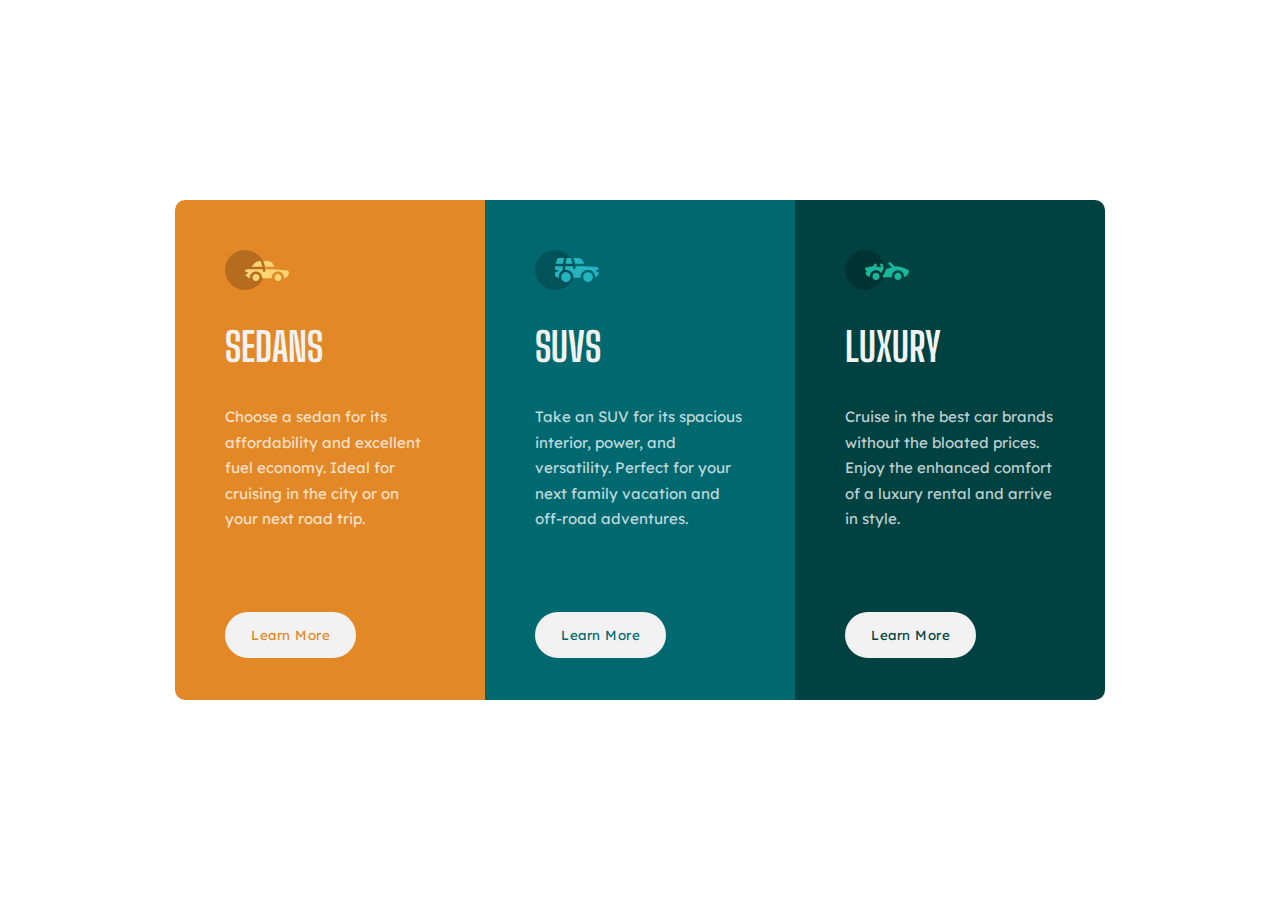
<file: 3-column Preview Card Component/index.html>
<!DOCTYPE html>
<html lang="en">
<head>
  <meta charset="UTF-8">
  <meta name="viewport" content="width=device-width, initial-scale=1.0"> <!-- displays site properly based on user's device -->

  <link rel="icon" type="image/png" sizes="32x32" href="./images/favicon-32x32.png">
  
  <title>Frontend Mentor | 3-column preview card component</title>
  <link rel="stylesheet" href="style.css">

  <!-- Feel free to remove these styles or customize in your own stylesheet 👍 -->
</head>
  <body>
    <main>
      <div class="card">
        <svg width="64" height="40" xmlns="http://www.w3.org/2000/svg"><g fill="none" fill-rule="evenodd"><circle fill="#000" opacity=".201" cx="20" cy="20" r="20"/><path d="M52.936 24.11c1.942 0 3.517 1.542 3.517 3.445 0 1.903-1.575 3.445-3.517 3.445s-3.516-1.542-3.516-3.445c0-1.903 1.574-3.445 3.516-3.445zm-21.957 0c1.942 0 3.517 1.542 3.517 3.445 0 1.903-1.575 3.445-3.517 3.445s-3.516-1.542-3.516-3.445c0-1.903 1.574-3.445 3.516-3.445zm6.948-4.848v1.429c0 .716.61 1.293 1.348 1.259a1.295 1.295 0 001.225-1.295v-1.393h8.256l13.483 1.313c.956.093 1.676.881 1.676 1.814 0 2.89-2.126 5.303-4.926 5.819.397-3.557-2.458-6.62-6.053-6.62-3.646 0-6.504 3.14-6.039 6.723h-9.879c.466-3.588-2.397-6.722-6.039-6.722-3.595 0-6.45 3.062-6.052 6.62-2.14-.398-3.916-1.912-4.61-3.931h1.142c.731 0 1.32-.598 1.285-1.322-.033-.678-.629-1.2-1.322-1.2H20v-.251c0-1.274 1.066-2.243 2.306-2.243h15.62zM42.59 11c2.645 0 4.99 1.556 5.972 3.963l.726 1.779H40.17L38.413 11h4.178zm-6.865 0l1.758 5.741H26.505l3.357-3.654A6.502 6.502 0 0134.644 11h1.082z" fill="#FFD473" fill-rule="nonzero"/></g></svg>
        <h2 class="title">
          Sedans
        </h2>
        <div class="description">
          Choose a sedan for its affordability and excellent fuel economy. Ideal for cruising in the city or on your next road trip.
        </div>
        <button class="button1">Learn More</button>
      </div>

      <div class="card">
        <svg width="64" height="40" xmlns="http://www.w3.org/2000/svg"><g fill="none" fill-rule="evenodd"><circle fill="#000" opacity=".201" cx="20" cy="20" r="20"/><path d="M31.002 22.358c2.917 0 5.18 2.593 4.762 5.506a4.828 4.828 0 01-2.962 3.778 4.797 4.797 0 01-5.3-1.165c-1.188-1.26-1.235-2.613-1.263-2.613-.42-2.924 1.857-5.506 4.763-5.506zm22 0c3.457 0 5.798 3.567 4.41 6.744A4.816 4.816 0 0152.3 31.94a4.826 4.826 0 01-4.06-4.077c-.42-2.915 1.846-5.506 4.762-5.506zm-15.04-6.083v1.462a1.29 1.29 0 001.352 1.29c.693-.033 1.227-.631 1.227-1.326v-1.426h8.3l13.056.716a1.29 1.29 0 011.164.917c.27.895.446 1.477.563 1.87h-1.047c-.694 0-1.291.534-1.324 1.228a1.29 1.29 0 001.288 1.352h1.445c-.164 2.225-1.57 4.193-3.6 5.05.13-4.212-3.255-7.63-7.384-7.63-4.317 0-7.762 3.718-7.358 8.086h-7.285c.43-4.655-3.503-8.531-8.131-8.046v-3.543h7.734zm-10.312 0v4.308a7.4 7.4 0 00-4.006 7.274 3.874 3.874 0 01-3.642-3.864v-1.635h1.46a1.29 1.29 0 000-2.58h-1.461v-3.213l.003-.29h7.646zm14.986-8.196c2.65 0 5 1.592 5.984 4.055l.63 1.579a5.525 5.525 0 01-.065-.004l-.026-.002-.034-.002-.022-.002a4.178 4.178 0 00-.224-.006l-.098-.001h-.039l-.136-.001h-.052l-.326-.001H40.211L38.528 8.08zm-13.632 0l-1.122 5.616h-7.144l1.47-4.71a1.29 1.29 0 011.231-.906h5.565zm6.832 0l1.683 5.615h-7.007l1.121-5.615h4.203z" fill="#26B5C0" fill-rule="nonzero"/></g></svg>
        <h2 class="title">
          SUVs
        </h2>
        <div class="description">
          Take an SUV for its spacious interior, power, and versatility. Perfect for your next family vacation and off-road adventures.
        </div>
        <button class="button2">Learn More</button>
      </div>
    
      <div class="card">
        <svg width="64" height="40" xmlns="http://www.w3.org/2000/svg"><g fill="none" fill-rule="evenodd"><circle fill="#000" opacity=".201" cx="20" cy="20" r="20"/><path d="M30.98 22.835c1.941 0 3.516 1.604 3.516 3.583 0 1.978-1.575 3.582-3.517 3.582s-3.516-1.604-3.516-3.582c0-1.979 1.574-3.583 3.516-3.583zm21.956 0c1.942 0 3.517 1.604 3.517 3.583 0 1.978-1.575 3.582-3.517 3.582s-3.516-1.604-3.516-3.582c0-1.979 1.574-3.583 3.516-3.583zm-9.143-10.45a1.27 1.27 0 011.819 0l3.715 3.784c4.444-.115 9.7 1.142 13.964 3.753.387.237.624.664.624 1.124 0 3.006-2.126 5.514-4.926 6.05.397-3.698-2.458-6.882-6.053-6.882-3.646 0-6.504 3.264-6.039 6.99h-9.669c.76-1.544.993-2.026 1.337-2.711l.082-.162c.421-.835 1.056-2.07 2.883-5.65 1.68-.023 3.47-.408 5.247-1.403l-2.984-3.04a1.328 1.328 0 010-1.854zm-7.68 1.064c.683-.2 1.395.202 1.592.898l.749 2.652a3.46 3.46 0 01-.247 2.51l-1.733 3.395-.216.424c-1.07-1.89-3.06-3.114-5.279-3.114-3.595 0-6.45 3.184-6.052 6.885-1.832-.347-3.414-1.537-4.278-3.276a1.331 1.331 0 01.117-1.376l.955-1.303-1.325-1.295c-.751-.735-.376-2.024.64-2.231l6.614-1.346.13-.026c.092-.019.145-.03.157-.031.314-.146 1.07-.591 1.07-1.506 0-.734.592-1.327 1.316-1.31.712.016 1.268.662 1.256 1.388a4.11 4.11 0 01-.348 1.611 22.69 22.69 0 014.7 1.146l-.7-2.473a1.314 1.314 0 01.882-1.622z" fill="#19B89D" fill-rule="nonzero"/></g></svg>
        <h2 class="title">Luxury</h2>
        <div class="description">
          Cruise in the best car brands without the bloated prices. Enjoy the enhanced comfort of a luxury rental and arrive in style.
        </div>
        <button class="button3">Learn More</button>
      </div>
      
    </main>
  </body>
</html>
</file>
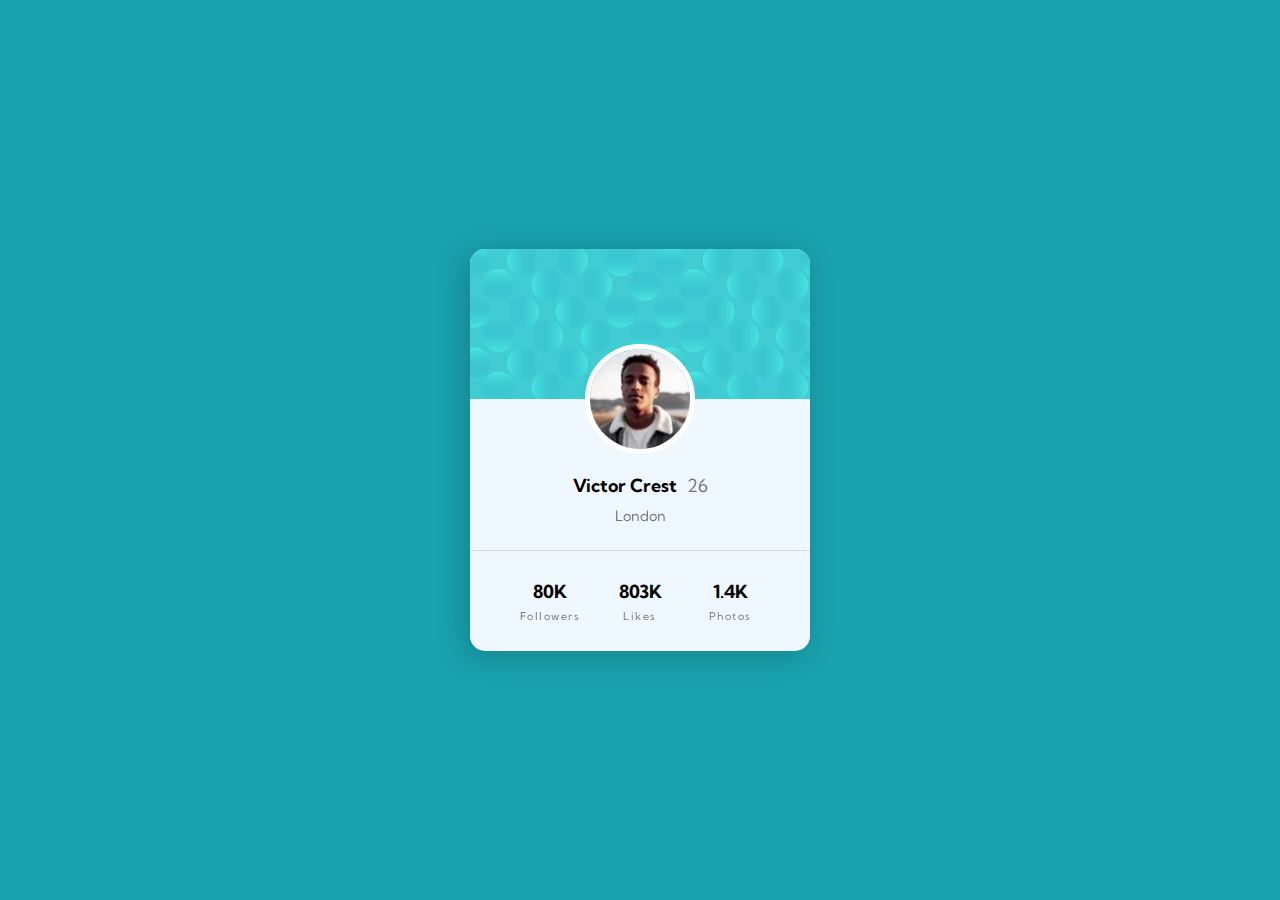
<file: Profile Card/index.html>
<!DOCTYPE html>
<html lang="en">
<head>
  <meta charset="UTF-8">
  <meta name="viewport" content="width=device-width, initial-scale=1.0">

  <!-- Google Fonts -->
  <link rel="preconnect" href="https://fonts.gstatic.com">
  <link href="https://fonts.googleapis.com/css2?family=Kumbh+Sans:wght@400;700&display=swap" rel="stylesheet">

  <!-- FavIcons -->
  <link rel="icon" type="image/png" sizes="32x32" href="./images/favicon-32x32.png">
  
  <link rel="stylesheet" href="style.css" type="text/css">

  <title>Frontend Mentor | Profile card component</title>

</head>

<body>
    <section class="main">
      <div class="circles">
        <img class="c1" src="./images/bg-pattern-top.svg" alt="">
        <img class="c2" src="./images/bg-pattern-bottom.svg" alt="">
      </div>
      <div class="card">
        <div class="card-header"> </div>
          <div class="card-body">
            <div class="img-holder">
              <img src="./images/image-victor.jpg" alt="image-victor">
            </div>
            <h2 class="name-age">
              Victor Crest
              <span class="age">26</span>
            </h2>
            <h3 class="city">London</h3>
          </div>

            <div class="card-footer">
               <div class="item">
                 <h4 class="value">80K</h4>
                 <h5 class="meta">Followers</h5>
               </div>
               
                <div class="item">
                  <h4 class="value">803K</h4>
                  <h5 class="meta">Likes</h5>
                </div>

                <div class="item">
                  <h4 class="value">1.4K</h4>
                  <h5 class="meta">Photos</h5>
                </div>
            </div>
        
      </div>
    </section>
</body>
</html>
</file>
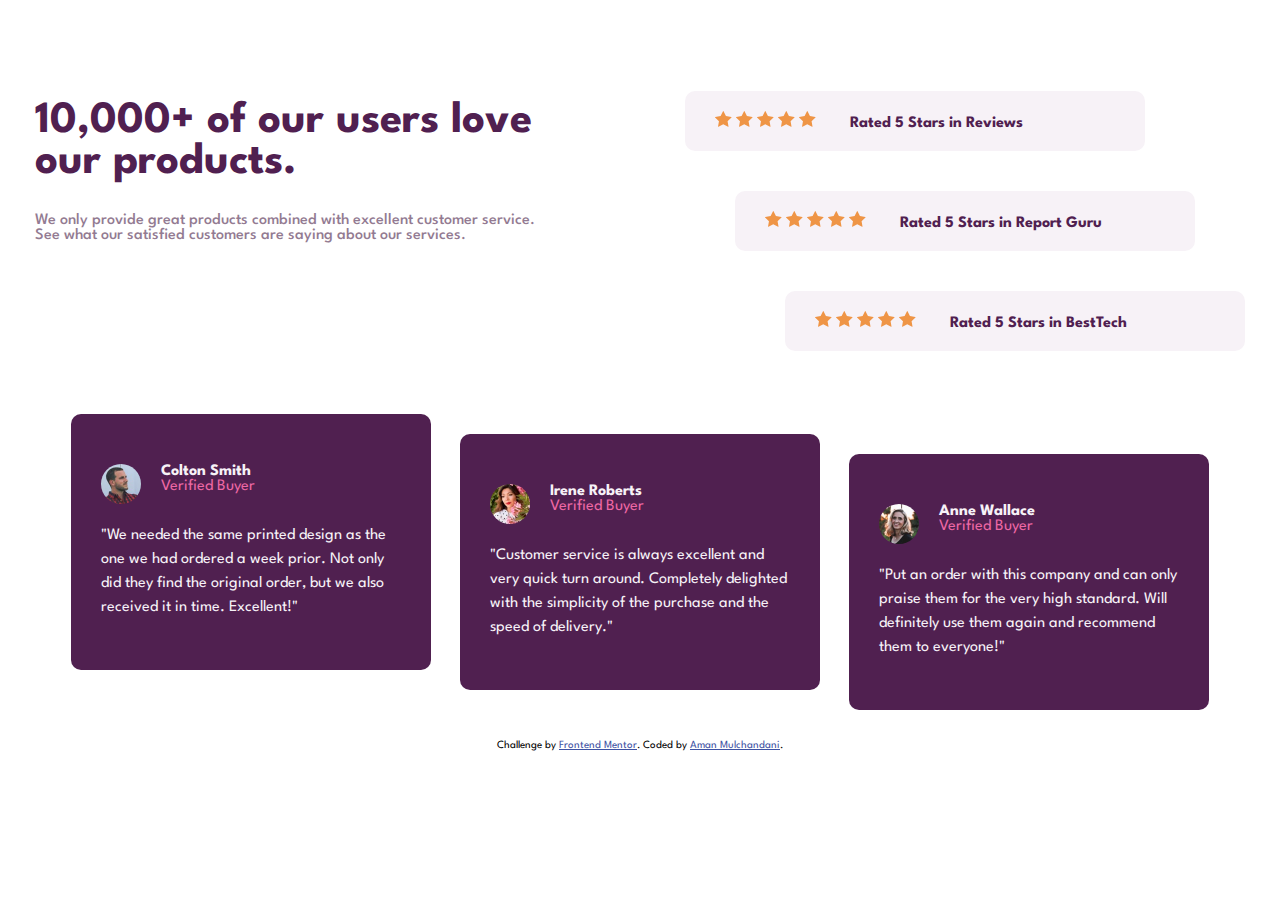
<file: Social Proof Section/index.html>
<!DOCTYPE html>
<html lang="en">
<head>
<meta charset="UTF-8" />
<meta name="viewport" content="width=device-width, initial-scale=1.0" />
<!-- displays site properly based on user's device -->

<link
  rel="icon"
  type="image/png"
  sizes="32x32"
  href="./images/favicon-32x32.png"
/>

<title>Frontend Mentor | Social proof section</title>

<link rel="preconnect" href="https://fonts.gstatic.com">
<link href="https://fonts.googleapis.com/css2?family=Spartan:wght@400;500;700&display=swap" rel="stylesheet">

<!-- Feel free to remove these styles or customise in your own stylesheet 👍 -->

<link rel="stylesheet" href="style.css">
</head>
<body>

<main>

  <div class="heading">

    <div class="title">

      <h1 class="title-text">
        10,000+ of our users love our products.
      </h1>
      
      <p class="title-discription" >
        We only provide great products combined with excellent customer service.
        See what our satisfied customers are saying about our services.
      </p>
    </div>
    
    <div class="reviews">

      <div class="rating rating-1">
        <div class="stars">
          <img src="./images/icon-star.svg" alt="star-svg">
          <img src="./images/icon-star.svg" alt="star-svg">
          <img src="./images/icon-star.svg" alt="star-svg">
          <img src="./images/icon-star.svg" alt="star-svg">
          <img src="./images/icon-star.svg" alt="star-svg">
        </div>
        <span class="rating-text">
          Rated 5 Stars in Reviews
        </span>
      </div>
      <div class="rating rating-2">
        <div class="stars">
          <img src="./images/icon-star.svg" alt="star-svg">
          <img src="./images/icon-star.svg" alt="star-svg">
          <img src="./images/icon-star.svg" alt="star-svg">
          <img src="./images/icon-star.svg" alt="star-svg">
          <img src="./images/icon-star.svg" alt="star-svg">
        </div>
        <span class="rating-text">
          Rated 5 Stars in Report Guru
        </span>
      </div>
      <div class="rating rating-3">
        <div class="stars">
          <img src="./images/icon-star.svg" alt="star-svg">
          <img src="./images/icon-star.svg" alt="star-svg">
          <img src="./images/icon-star.svg" alt="star-svg">
          <img src="./images/icon-star.svg" alt="star-svg">
          <img src="./images/icon-star.svg" alt="star-svg">
        </div>
        <span class="rating-text">
          Rated 5 Stars in BestTech
        </span>
      </div>
    </div>

  </div>
    
  <div class="content">

    <div class="card card-1">

      <div class="info">
        <div class="profile-pic">
          <img src="./images/image-colton.jpg" alt="">
        </div>
        <div class="info-text">
          <div class="name"> Colton Smith</div>
          <div class="buyer">Verified Buyer</div>
        </div>
      </div>
      <div class="testimonials">
        "We needed the same printed design as the one we had ordered a week prior.
        Not only did they find the original order, but we also received it in time.
        Excellent!"
      </div>
    </div>
    
    <div class="card card-2">
      <div class="info">
        <div class="profile-pic">
          <img src="./images/image-anne.jpg" alt="">
        </div>
        <div class="info-text">
          <div class="name">Irene Roberts</div>
          <div class="buyer">Verified Buyer</div>
        </div>
      </div>
      <div class="testimonials">
        "Customer service is always excellent and very quick turn around. Completely
        delighted with the simplicity of the purchase and the speed of delivery."
      </div>
    </div>
    
    <div class="card card-3">

      <div class="info">
        <div class="profile-pic">
          <img src="./images/image-irene.jpg" alt="">
        </div>
        <div class="info-text">
          <div class="name">Anne Wallace </div>
          <div class="buyer">Verified Buyer</div>
        </div>
      </div>
      <div class="testimonials">
        "Put an order with this company and can only praise them for the very high
        standard. Will definitely use them again and recommend them to everyone!"
      </div>
      </div>
    
  </div>

    <div class="attribution">
    Challenge by
    <a href="https://www.frontendmentor.io?ref=challenge" target="_blank"
    >Frontend Mentor</a
    >. Coded by <a href="#">Aman Mulchandani</a>.
  </div>

</main>

</body>
</html>
</file>
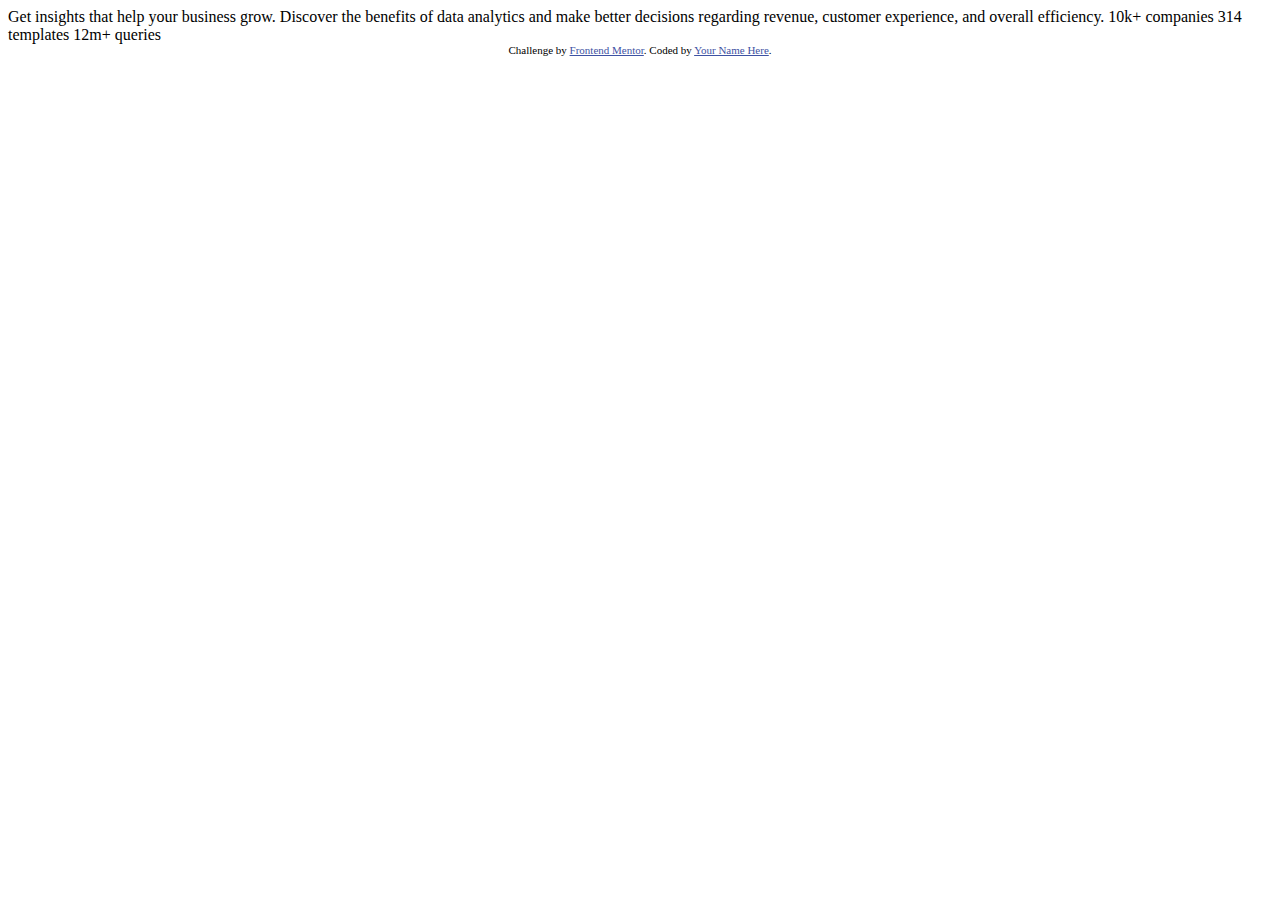
<file: Stats Preview Card Component/index.html>
<!DOCTYPE html>
<html lang="en">
<head>
  <meta charset="UTF-8">
  <meta name="viewport" content="width=device-width, initial-scale=1.0"> <!-- displays site properly based on user's device -->

  <link rel="icon" type="image/png" sizes="32x32" href="./images/favicon-32x32.png">
  
  <title>Frontend Mentor | Stats preview card component</title>

  

  <!-- Feel free to remove these styles or customise in your own stylesheet 👍 -->
  <style>
    .attribution { font-size: 11px; text-align: center; }
    .attribution a { color: hsl(228, 45%, 44%); }
  </style>
</head>
<body>

  Get insights that help your business grow.

  Discover the benefits of data analytics and make better decisions regarding revenue, customer 
  experience, and overall efficiency.

  10k+ companies
  314 templates
  12m+ queries

  <div class="attribution">
    Challenge by <a href="https://www.frontendmentor.io?ref=challenge" target="_blank">Frontend Mentor</a>. 
    Coded by <a href="#">Your Name Here</a>.
  </div>
</body>
</html>
</file>
<file: 3-column Preview Card Component/style.css>
@import url('https://fonts.googleapis.com/css2?family=Big+Shoulders+Display:wght@700&family=Lexend+Deca&display=swap');

body{
    margin: 0;
    padding: 0;
    box-sizing: border-box;
    font-family: 'Lexend Deca', sans-serif;
    display: flex;
    justify-content: center;
    align-items: center;
    height: 100vh;
}

main{
    display: flex;
    justify-content: center;
    align-items: center;
    margin: auto;
}

.card{
    width: 210px;
	height: 400px;
    padding: 50px;
}

.card:nth-child(1){
    background: hsl(31, 77%, 52%);
    border-radius: 10px 0px 0px 10px;
}

.card:nth-child(2){
    background: hsl(184, 100%, 22%);
}

.card:nth-child(3){
    background: hsl(179, 100%, 13%);
    border-radius: 0px 10px 10px 0px;
}

.title{
    margin-top: 1.8rem;
    font-size: 40px;
    font-weight: 700;
    font-family: 'Big Shoulders Display', cursive;
    color: hsl(0, 0%, 95%);
    text-transform: uppercase;
}

.description{
    font-size: 15px;
    line-height: 1.6rem;
    color: hsla(0, 0%, 100%, 0.75);
}

button{
    margin: 5rem 0;
    background: hsl(0, 0%, 95%);
    padding: 0.8rem 1.5rem;
    border: 2px solid hsl(0, 0%, 95%);
    border-radius: 30px;
    font-weight: 400;
    transition: all 0.3s ease;
    letter-spacing: 0.5px;
    font-weight: 400;
    font-family: 'Lexend Deca', sans-serif;
    cursor: pointer;
}

.button1{
    color: hsl(31, 77%, 52%);
}

.button2{
    color: hsl(184, 100%, 22%);
}

.button3{
    color: hsl(179, 100%, 13%);
}

button:hover{
    border: 2px solid hsl(0, 0%, 95%);
    color: hsl(0, 0%, 95%);
    background: transparent;
}

@media(max-width:700px){
    main{
        flex-direction: column;
    }

    .card:nth-child(1){
        border-radius: 10px 10px 0px 0px;
    }
    
    .card:nth-child(3){
        border-radius: 0px 0px 10px 10px;
    }
}
</file>
<file: Profile Card/style.css>
:root{
    font-size: 18px;
}

*{
    margin: 0;
    padding: 0;
    box-sizing: border-box;
}

body{
    font-family: 'Kumbh Sans', sans-serif;
}

section{
    background: hsl(185, 75%, 39%);
    height: 100vh;
    display: flex;
    justify-content: center;
    align-items: center;
    position: relative;
    overflow: hidden;
    overflow: -moz-hidden-unscrollable;

}

.card{
    width: 340px;
    border-radius: 15px;
    background: aliceblue;
    overflow: hidden;
    text-align: center;
    position: relative;
    box-shadow: -5px 5px 30px rgba(0, 0, 0, 0.2);
}

.card-header{
    background-image: url(images/bg-pattern-card.svg);
    background-size: cover;
    height: 150px;
}

.card-body{
    padding:0 20px 25px;
}

.img-holder{
    width: 110px;
    height: auto;
    border-radius: 50%;
    border: 5px solid white;
    overflow: hidden;
    margin: -55px auto 10px auto;
}

.img-holder img{
    width: 100%;
    height: auto;
    display: block;
}

.name-age{
    font-size: 1rem;
    margin: 20px 0px 10px 0px;
    
}

.age{
    font-size: 1rem;
    margin-left: 6px;
}

.city{
    font-size: 0.8rem;
}

.age, .city, .meta{
    font-weight: 400;
    color: hsl(0, 11%, 12%);
    opacity: 0.6;
}

.card-footer{
    border-top: 1px solid hsl(0, 3%, 86%);
    display: flex;
    padding: 0 35px;
}

.card-footer .item{
    flex: 1;
    height: 100px;
    display: flex;
    flex-direction: column;
    justify-content: center;
    align-items: center;
}

.card-footer .item .value{
    font-size: 1rem;
    margin-bottom: 6px;
}

.card-footer .item .meta{
    font-size: 0.6rem;
    letter-spacing: 1.5px;
}

/* Graphics Circle */

.circles .c1, .circles .c2{
    width: 80%;
    height: auto;
    position: absolute;
    animation: 2s circles forwards;
    opacity: 0;
}

.circles .c1{
    bottom: 200px;
    right: 700px;
    transform: translate(-100px, -100px);
}

.circles .c2{
    top: 350px;
    left: 600px;
    transform: translate(100px, 100px);
}

@keyframes circles{
    0%{
        opacity: 0;
    }

    100%{
        opacity: 1;
        transform: translate(0);
    }
}

@media (max-width:678px) 
{
    .circles .c1{
        bottom: 450px;
        right: 300px;
        transform: translate(-100px, -100px);
    }
    
    .circles .c2{
        top: 350px;
        left: 300px;
        transform: translate(100px, 100px);
    }
}
</file>
<file: Social Proof Section/style.css>
::-webkit-scrollbar{
    display: none;
}

body{
    font-family: 'Spartan', sans-serif;
    scroll-behavior: smooth;
}

main{
    height: 100%;
    width: 100%;
    display: flex;
    justify-content: space-between;
    align-items: center;
    flex-direction: column;
}

.heading{
    padding: 5% 0%;
    display: grid;
    grid-template-columns: 700px 1fr;
}

.title{
    width: 500px;
}

.title-text{
    text-align: left;
    color: hsl(300, 43%, 22%);
    font-size: 2.8rem;
    font-weight: 700;
}

.title-discription{
    text-align: left;
    color: hsl(303, 10%, 53%);
    font-weight: 500;
    font-size: 1rem;
}

.reviews{
    display: flex;
    justify-content: center;
    flex-direction: column;
}

.rating{
    padding: 20px 30px;
    background: hsl(300, 24%, 96%);
    color: hsl(300, 43%, 22%);
    font-weight: 700;
    margin: 20px 0px;
    border-radius: 10px;
    width: 400px;
}


.rating-1{
    margin-left: -50px;
}

.rating-3{
    margin-left: 50px;
}

.stars{
    display: inline;
}

.rating-text{
    margin-left: 30px;
}

.info{
    display: flex;
}

.info-text{
    padding-left: 20px;
}

.name{
    font-weight: 700;
}

.buyer{
    color: hsl(333, 80%, 67%);
}

.content{
    width: 90%;
    display: flex;
    justify-content: space-between;
}

.card{
    background: hsl(300, 43%, 22%);
    width: 300px;
    border-radius: 10px;
    padding: 50px 30px;
    /* margin: 00px 10px; */
    color: hsl(300, 24%, 96%);
}

.card-1{
    margin: -20px 0px 20px 0px;
}

.card-2{
    margin: 0px;
}

.card-3{
    margin: 20px 0px -20px 0px;
}


.profile-pic{
    width: 40px;
    height: auto;
    border-radius: 50%;
    overflow: hidden;
}

.profile-pic img{
    width: 100%;
    height: auto;
    display: block;
}

.testimonials{
    margin-top: 20px;
    line-height: 1.5;
}

.attribution {
    margin-top: 50px;
    font-size: 11px;
    text-align: center;
  }
  .attribution a {
    color: hsl(228, 45%, 44%);
  }

@media (max-width: 700px) {
    .heading{
        grid-template-columns: 1fr;
    }

    .title-text, .title-discription{
        text-align: center;
    }

    .rating, .reviews{
        display: flex;
        flex-direction: column;
        justify-content: center;
        align-items: center;
    }
    .rating-1, .rating-3{
        margin: 0;
    }

    .content{
        width: 100%;
        flex-direction: column;
        justify-content: center;
        align-items: center;
    }

    .card-1, .card-2, .card-3{
        margin: 10px 0px;
    }
}
</file>
